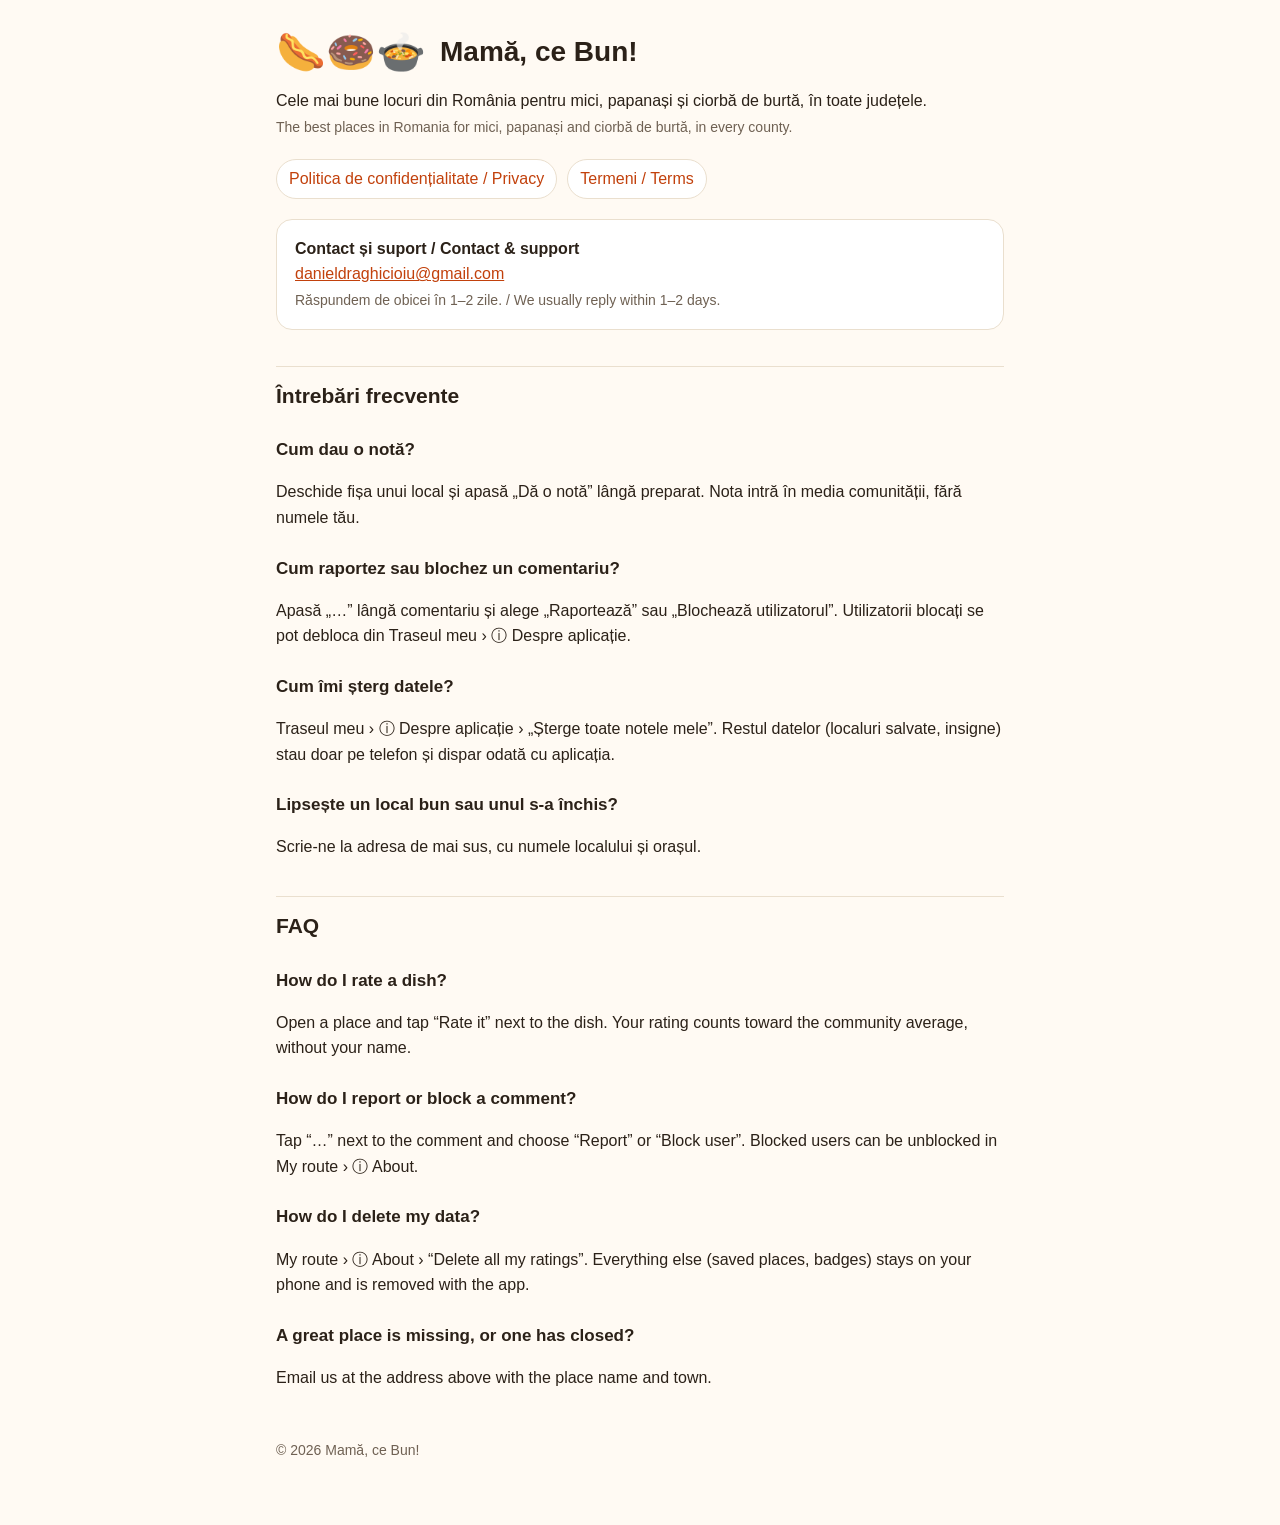
<file: index.html>
<!doctype html>
<html lang="ro">
<head>
<meta charset="utf-8">
<meta name="viewport" content="width=device-width, initial-scale=1">
<title>Mamă, ce Bun! · Suport</title>
<meta name="description" content="Cele mai bune locuri din România pentru mici, papanași și ciorbă de burtă.">
<link rel="stylesheet" href="style.css">
</head>
<body>
<main>
<header><span class="logo">🌭🍩🍲</span><h1>Mamă, ce Bun!</h1></header>
<p>Cele mai bune locuri din România pentru mici, papanași și ciorbă de burtă, în toate județele.<br>
<span class="muted">The best places in Romania for mici, papanași and ciorbă de burtă, in every county.</span></p>
<nav class="links"><a href="privacy.html">Politica de confidențialitate / Privacy</a><a href="terms.html">Termeni / Terms</a></nav>

<div class="card">
<strong>Contact și suport / Contact &amp; support</strong><br>
<a href="mailto:danieldraghicioiu@gmail.com">danieldraghicioiu@gmail.com</a><br>
<span class="muted">Răspundem de obicei în 1–2 zile. / We usually reply within 1–2 days.</span>
</div>

<section lang="ro">
<h2>Întrebări frecvente</h2>
<h3>Cum dau o notă?</h3>
<p>Deschide fișa unui local și apasă „Dă o notă” lângă preparat. Nota intră în media comunității, fără numele tău.</p>
<h3>Cum raportez sau blochez un comentariu?</h3>
<p>Apasă „…” lângă comentariu și alege „Raportează” sau „Blochează utilizatorul”. Utilizatorii blocați se pot debloca din Traseul meu › ⓘ Despre aplicație.</p>
<h3>Cum îmi șterg datele?</h3>
<p>Traseul meu › ⓘ Despre aplicație › „Șterge toate notele mele”. Restul datelor (localuri salvate, insigne) stau doar pe telefon și dispar odată cu aplicația.</p>
<h3>Lipsește un local bun sau unul s-a închis?</h3>
<p>Scrie-ne la adresa de mai sus, cu numele localului și orașul.</p>
</section>

<section lang="en">
<h2>FAQ</h2>
<h3>How do I rate a dish?</h3>
<p>Open a place and tap “Rate it” next to the dish. Your rating counts toward the community average, without your name.</p>
<h3>How do I report or block a comment?</h3>
<p>Tap “…” next to the comment and choose “Report” or “Block user”. Blocked users can be unblocked in My route › ⓘ About.</p>
<h3>How do I delete my data?</h3>
<p>My route › ⓘ About › “Delete all my ratings”. Everything else (saved places, badges) stays on your phone and is removed with the app.</p>
<h3>A great place is missing, or one has closed?</h3>
<p>Email us at the address above with the place name and town.</p>
</section>

<footer>© 2026 Mamă, ce Bun!</footer>
</main>
</body>
</html>
</file>
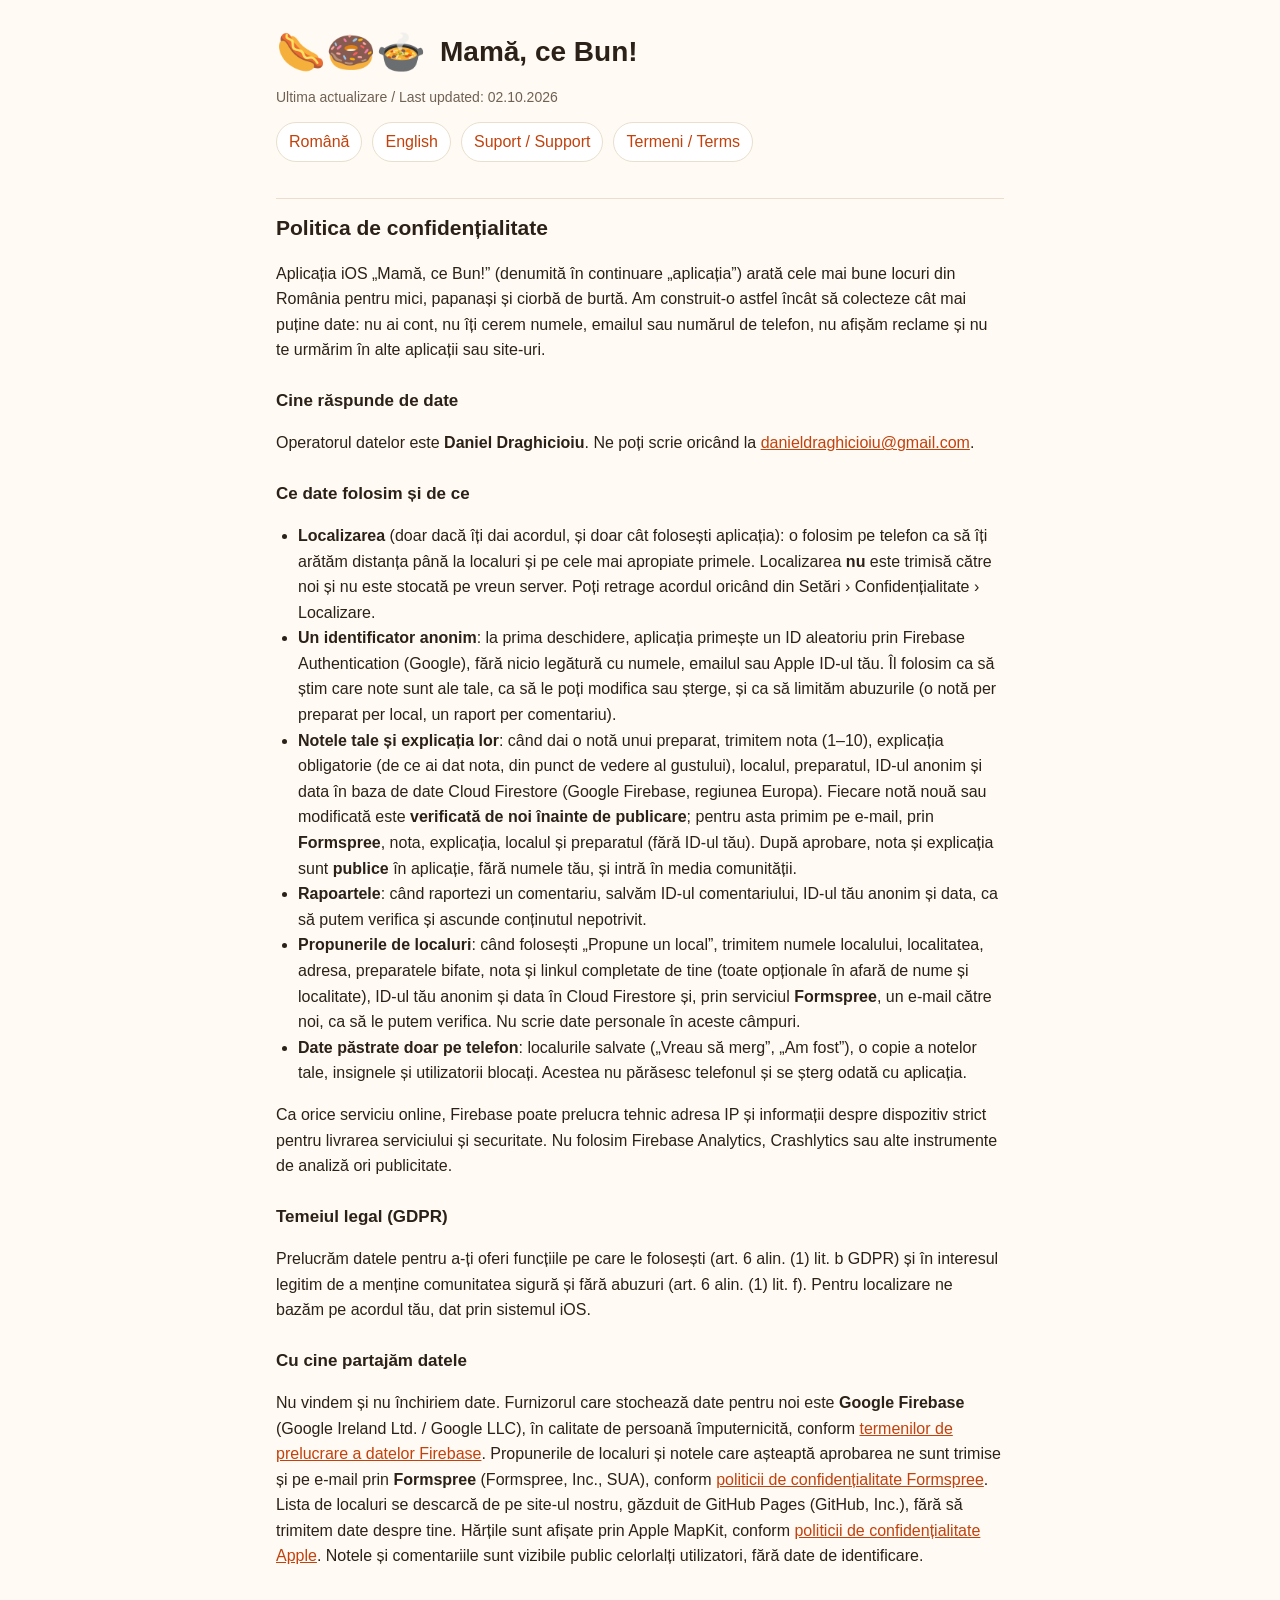
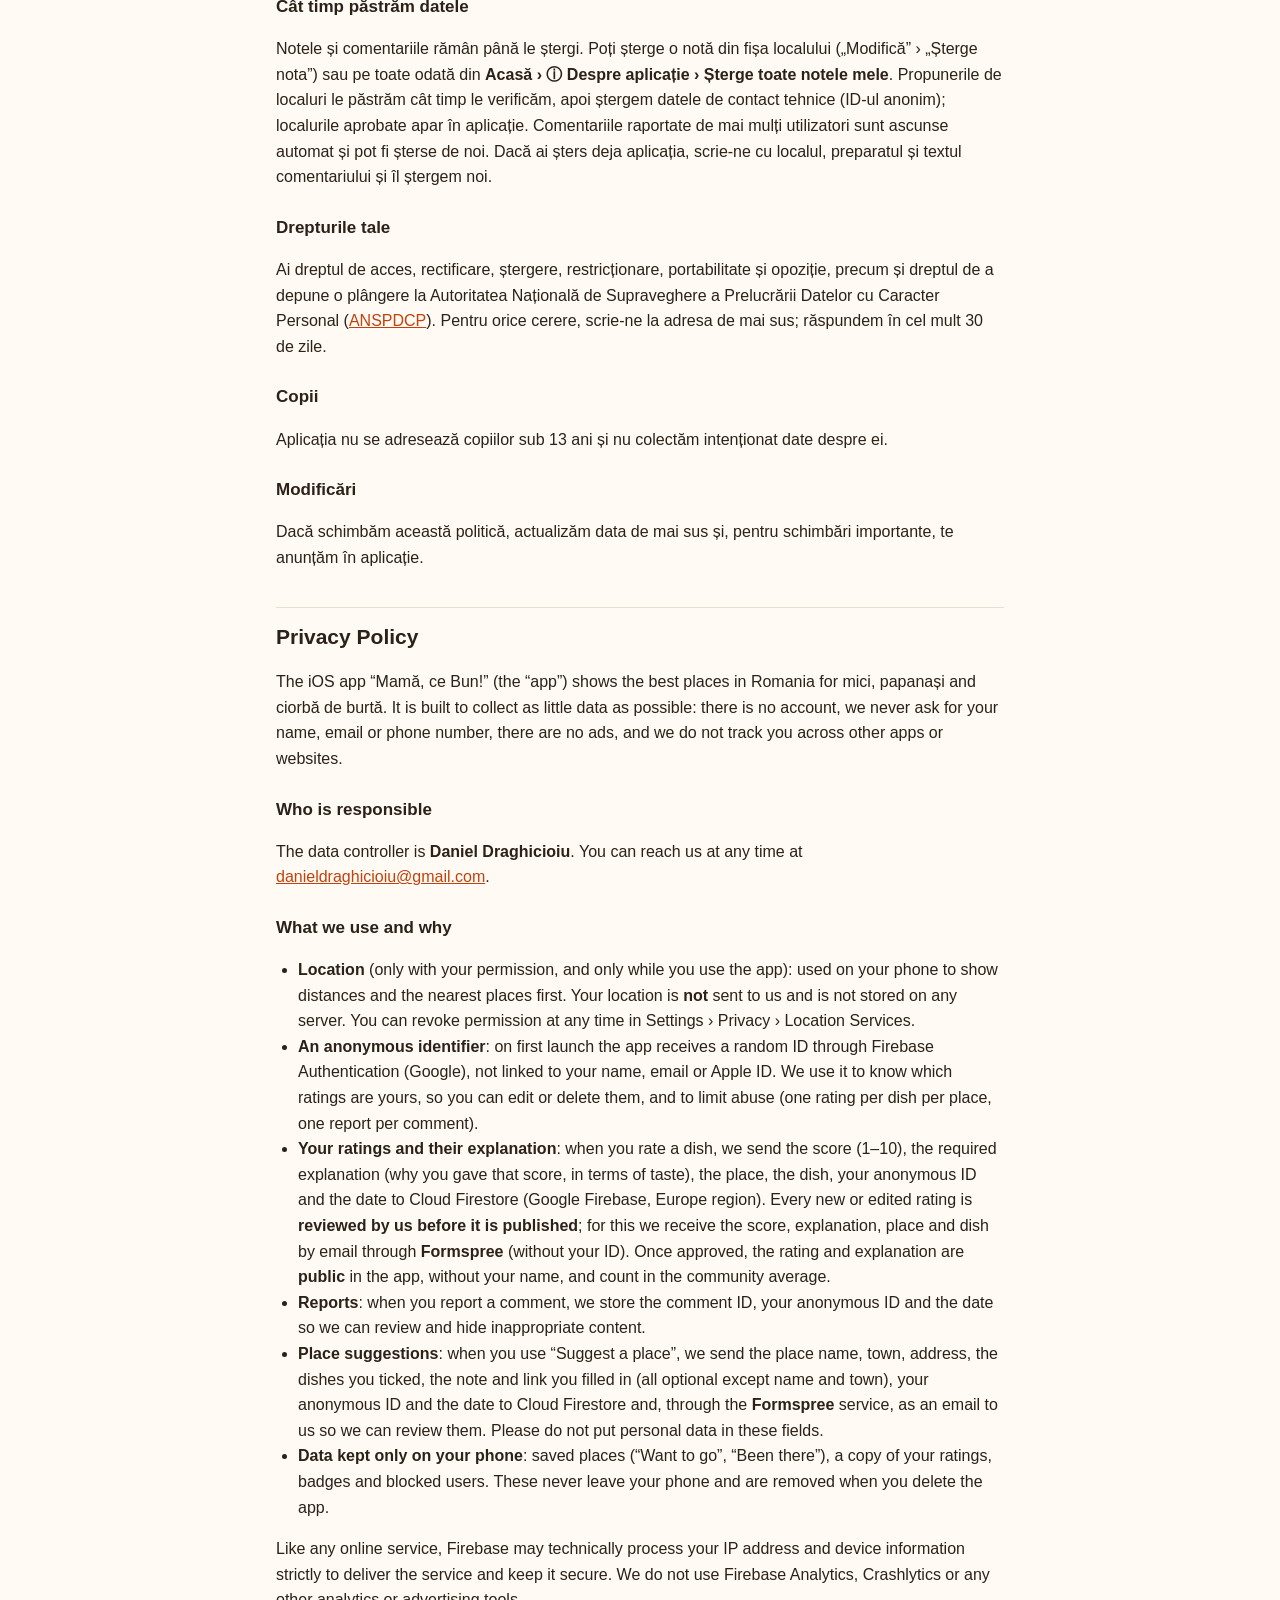
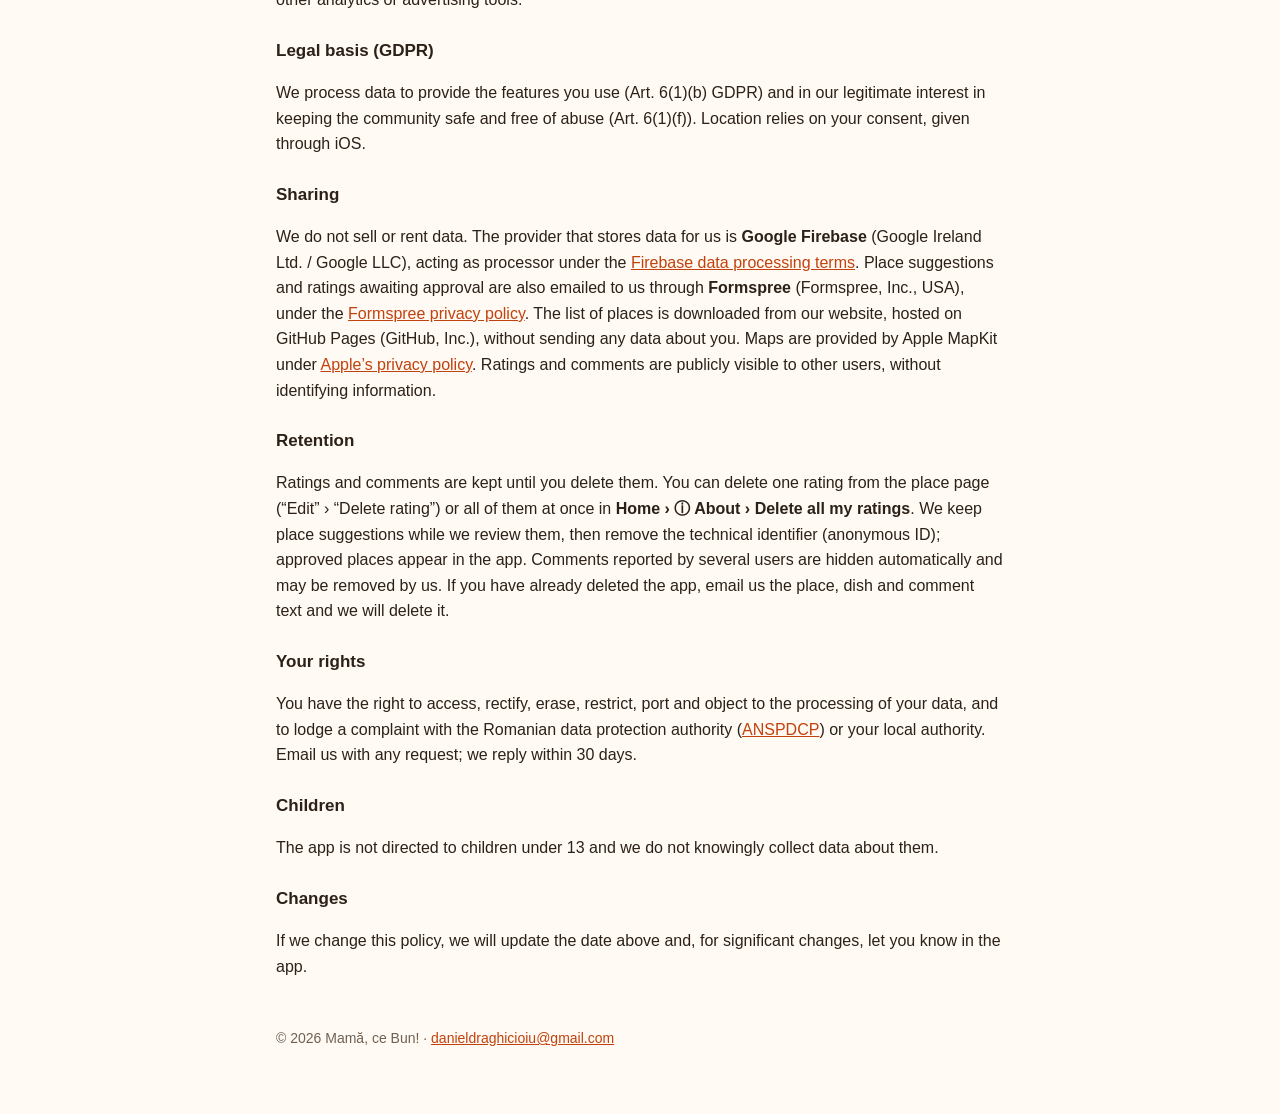
<file: privacy.html>
<!doctype html>
<html lang="ro">
<head>
<meta charset="utf-8">
<meta name="viewport" content="width=device-width, initial-scale=1">
<title>Politica de confidențialitate · Mamă, ce Bun!</title>
<link rel="stylesheet" href="style.css">
</head>
<body>
<main>
<header><span class="logo">🌭🍩🍲</span><h1>Mamă, ce Bun!</h1></header>
<p class="muted">Ultima actualizare / Last updated: 02.10.2026</p>
<nav class="lang"><a href="#ro">Română</a><a href="#en">English</a><a href="index.html">Suport / Support</a><a href="terms.html">Termeni / Terms</a></nav>

<section id="ro" lang="ro">
<h2>Politica de confidențialitate</h2>
<p>Aplicația iOS „Mamă, ce Bun!” (denumită în continuare „aplicația”) arată cele mai bune locuri din România pentru mici, papanași și ciorbă de burtă. Am construit-o astfel încât să colecteze cât mai puține date: nu ai cont, nu îți cerem numele, emailul sau numărul de telefon, nu afișăm reclame și nu te urmărim în alte aplicații sau site-uri.</p>

<h3>Cine răspunde de date</h3>
<p>Operatorul datelor este <strong>Daniel Draghicioiu</strong>. Ne poți scrie oricând la <a href="mailto:danieldraghicioiu@gmail.com">danieldraghicioiu@gmail.com</a>.</p>

<h3>Ce date folosim și de ce</h3>
<ul>
<li><strong>Localizarea</strong> (doar dacă îți dai acordul, și doar cât folosești aplicația): o folosim pe telefon ca să îți arătăm distanța până la localuri și pe cele mai apropiate primele. Localizarea <strong>nu</strong> este trimisă către noi și nu este stocată pe vreun server. Poți retrage acordul oricând din Setări › Confidențialitate › Localizare.</li>
<li><strong>Un identificator anonim</strong>: la prima deschidere, aplicația primește un ID aleatoriu prin Firebase Authentication (Google), fără nicio legătură cu numele, emailul sau Apple ID-ul tău. Îl folosim ca să știm care note sunt ale tale, ca să le poți modifica sau șterge, și ca să limităm abuzurile (o notă per preparat per local, un raport per comentariu).</li>
<li><strong>Notele tale și explicația lor</strong>: când dai o notă unui preparat, trimitem nota (1–10), explicația obligatorie (de ce ai dat nota, din punct de vedere al gustului), localul, preparatul, ID-ul anonim și data în baza de date Cloud Firestore (Google Firebase, regiunea Europa). Fiecare notă nouă sau modificată este <strong>verificată de noi înainte de publicare</strong>; pentru asta primim pe e-mail, prin <strong>Formspree</strong>, nota, explicația, localul și preparatul (fără ID-ul tău). După aprobare, nota și explicația sunt <strong>publice</strong> în aplicație, fără numele tău, și intră în media comunității.</li>
<li><strong>Rapoartele</strong>: când raportezi un comentariu, salvăm ID-ul comentariului, ID-ul tău anonim și data, ca să putem verifica și ascunde conținutul nepotrivit.</li>
<li><strong>Propunerile de localuri</strong>: când folosești „Propune un local”, trimitem numele localului, localitatea, adresa, preparatele bifate, nota și linkul completate de tine (toate opționale în afară de nume și localitate), ID-ul tău anonim și data în Cloud Firestore și, prin serviciul <strong>Formspree</strong>, un e-mail către noi, ca să le putem verifica. Nu scrie date personale în aceste câmpuri.</li>
<li><strong>Date păstrate doar pe telefon</strong>: localurile salvate („Vreau să merg”, „Am fost”), o copie a notelor tale, insignele și utilizatorii blocați. Acestea nu părăsesc telefonul și se șterg odată cu aplicația.</li>
</ul>
<p>Ca orice serviciu online, Firebase poate prelucra tehnic adresa IP și informații despre dispozitiv strict pentru livrarea serviciului și securitate. Nu folosim Firebase Analytics, Crashlytics sau alte instrumente de analiză ori publicitate.</p>

<h3>Temeiul legal (GDPR)</h3>
<p>Prelucrăm datele pentru a-ți oferi funcțiile pe care le folosești (art. 6 alin. (1) lit. b GDPR) și în interesul legitim de a menține comunitatea sigură și fără abuzuri (art. 6 alin. (1) lit. f). Pentru localizare ne bazăm pe acordul tău, dat prin sistemul iOS.</p>

<h3>Cu cine partajăm datele</h3>
<p>Nu vindem și nu închiriem date. Furnizorul care stochează date pentru noi este <strong>Google Firebase</strong> (Google Ireland Ltd. / Google LLC), în calitate de persoană împuternicită, conform <a href="https://firebase.google.com/terms/data-processing-terms">termenilor de prelucrare a datelor Firebase</a>. Propunerile de localuri și notele care așteaptă aprobarea ne sunt trimise și pe e-mail prin <strong>Formspree</strong> (Formspree, Inc., SUA), conform <a href="https://formspree.io/legal/privacy-policy/">politicii de confidențialitate Formspree</a>. Lista de localuri se descarcă de pe site-ul nostru, găzduit de GitHub Pages (GitHub, Inc.), fără să trimitem date despre tine. Hărțile sunt afișate prin Apple MapKit, conform <a href="https://www.apple.com/legal/privacy/">politicii de confidențialitate Apple</a>. Notele și comentariile sunt vizibile public celorlalți utilizatori, fără date de identificare.</p>

<h3>Cât timp păstrăm datele</h3>
<p>Notele și comentariile rămân până le ștergi. Poți șterge o notă din fișa localului („Modifică” › „Șterge nota”) sau pe toate odată din <strong>Acasă › ⓘ Despre aplicație › Șterge toate notele mele</strong>. Propunerile de localuri le păstrăm cât timp le verificăm, apoi ștergem datele de contact tehnice (ID-ul anonim); localurile aprobate apar în aplicație. Comentariile raportate de mai mulți utilizatori sunt ascunse automat și pot fi șterse de noi. Dacă ai șters deja aplicația, scrie-ne cu localul, preparatul și textul comentariului și îl ștergem noi.</p>

<h3>Drepturile tale</h3>
<p>Ai dreptul de acces, rectificare, ștergere, restricționare, portabilitate și opoziție, precum și dreptul de a depune o plângere la Autoritatea Națională de Supraveghere a Prelucrării Datelor cu Caracter Personal (<a href="https://www.dataprotection.ro">ANSPDCP</a>). Pentru orice cerere, scrie-ne la adresa de mai sus; răspundem în cel mult 30 de zile.</p>

<h3>Copii</h3>
<p>Aplicația nu se adresează copiilor sub 13 ani și nu colectăm intenționat date despre ei.</p>

<h3>Modificări</h3>
<p>Dacă schimbăm această politică, actualizăm data de mai sus și, pentru schimbări importante, te anunțăm în aplicație.</p>
</section>

<section id="en" lang="en">
<h2>Privacy Policy</h2>
<p>The iOS app “Mamă, ce Bun!” (the “app”) shows the best places in Romania for mici, papanași and ciorbă de burtă. It is built to collect as little data as possible: there is no account, we never ask for your name, email or phone number, there are no ads, and we do not track you across other apps or websites.</p>

<h3>Who is responsible</h3>
<p>The data controller is <strong>Daniel Draghicioiu</strong>. You can reach us at any time at <a href="mailto:danieldraghicioiu@gmail.com">danieldraghicioiu@gmail.com</a>.</p>

<h3>What we use and why</h3>
<ul>
<li><strong>Location</strong> (only with your permission, and only while you use the app): used on your phone to show distances and the nearest places first. Your location is <strong>not</strong> sent to us and is not stored on any server. You can revoke permission at any time in Settings › Privacy › Location Services.</li>
<li><strong>An anonymous identifier</strong>: on first launch the app receives a random ID through Firebase Authentication (Google), not linked to your name, email or Apple ID. We use it to know which ratings are yours, so you can edit or delete them, and to limit abuse (one rating per dish per place, one report per comment).</li>
<li><strong>Your ratings and their explanation</strong>: when you rate a dish, we send the score (1–10), the required explanation (why you gave that score, in terms of taste), the place, the dish, your anonymous ID and the date to Cloud Firestore (Google Firebase, Europe region). Every new or edited rating is <strong>reviewed by us before it is published</strong>; for this we receive the score, explanation, place and dish by email through <strong>Formspree</strong> (without your ID). Once approved, the rating and explanation are <strong>public</strong> in the app, without your name, and count in the community average.</li>
<li><strong>Reports</strong>: when you report a comment, we store the comment ID, your anonymous ID and the date so we can review and hide inappropriate content.</li>
<li><strong>Place suggestions</strong>: when you use “Suggest a place”, we send the place name, town, address, the dishes you ticked, the note and link you filled in (all optional except name and town), your anonymous ID and the date to Cloud Firestore and, through the <strong>Formspree</strong> service, as an email to us so we can review them. Please do not put personal data in these fields.</li>
<li><strong>Data kept only on your phone</strong>: saved places (“Want to go”, “Been there”), a copy of your ratings, badges and blocked users. These never leave your phone and are removed when you delete the app.</li>
</ul>
<p>Like any online service, Firebase may technically process your IP address and device information strictly to deliver the service and keep it secure. We do not use Firebase Analytics, Crashlytics or any other analytics or advertising tools.</p>

<h3>Legal basis (GDPR)</h3>
<p>We process data to provide the features you use (Art. 6(1)(b) GDPR) and in our legitimate interest in keeping the community safe and free of abuse (Art. 6(1)(f)). Location relies on your consent, given through iOS.</p>

<h3>Sharing</h3>
<p>We do not sell or rent data. The provider that stores data for us is <strong>Google Firebase</strong> (Google Ireland Ltd. / Google LLC), acting as processor under the <a href="https://firebase.google.com/terms/data-processing-terms">Firebase data processing terms</a>. Place suggestions and ratings awaiting approval are also emailed to us through <strong>Formspree</strong> (Formspree, Inc., USA), under the <a href="https://formspree.io/legal/privacy-policy/">Formspree privacy policy</a>. The list of places is downloaded from our website, hosted on GitHub Pages (GitHub, Inc.), without sending any data about you. Maps are provided by Apple MapKit under <a href="https://www.apple.com/legal/privacy/">Apple’s privacy policy</a>. Ratings and comments are publicly visible to other users, without identifying information.</p>

<h3>Retention</h3>
<p>Ratings and comments are kept until you delete them. You can delete one rating from the place page (“Edit” › “Delete rating”) or all of them at once in <strong>Home › ⓘ About › Delete all my ratings</strong>. We keep place suggestions while we review them, then remove the technical identifier (anonymous ID); approved places appear in the app. Comments reported by several users are hidden automatically and may be removed by us. If you have already deleted the app, email us the place, dish and comment text and we will delete it.</p>

<h3>Your rights</h3>
<p>You have the right to access, rectify, erase, restrict, port and object to the processing of your data, and to lodge a complaint with the Romanian data protection authority (<a href="https://www.dataprotection.ro">ANSPDCP</a>) or your local authority. Email us with any request; we reply within 30 days.</p>

<h3>Children</h3>
<p>The app is not directed to children under 13 and we do not knowingly collect data about them.</p>

<h3>Changes</h3>
<p>If we change this policy, we will update the date above and, for significant changes, let you know in the app.</p>
</section>

<footer>© 2026 Mamă, ce Bun! · <a href="mailto:danieldraghicioiu@gmail.com">danieldraghicioiu@gmail.com</a></footer>
</main>
</body>
</html>
</file>
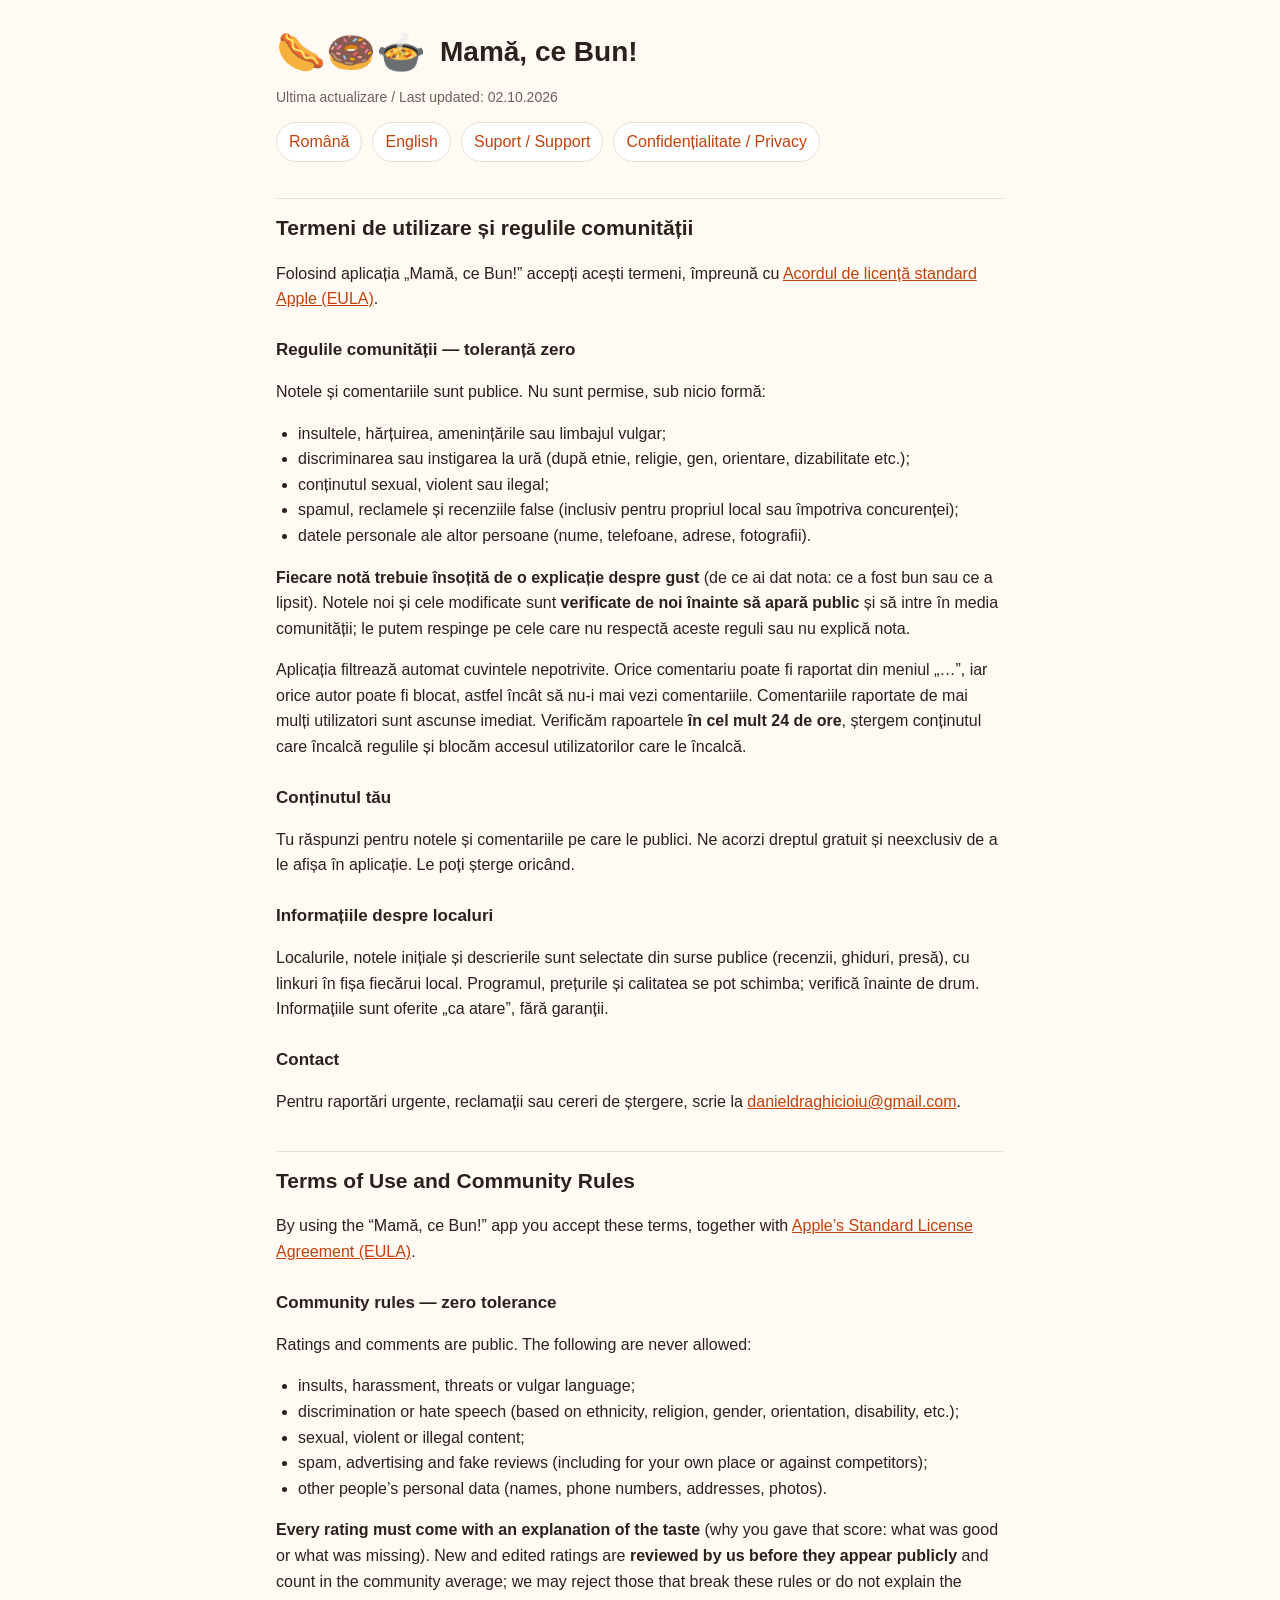
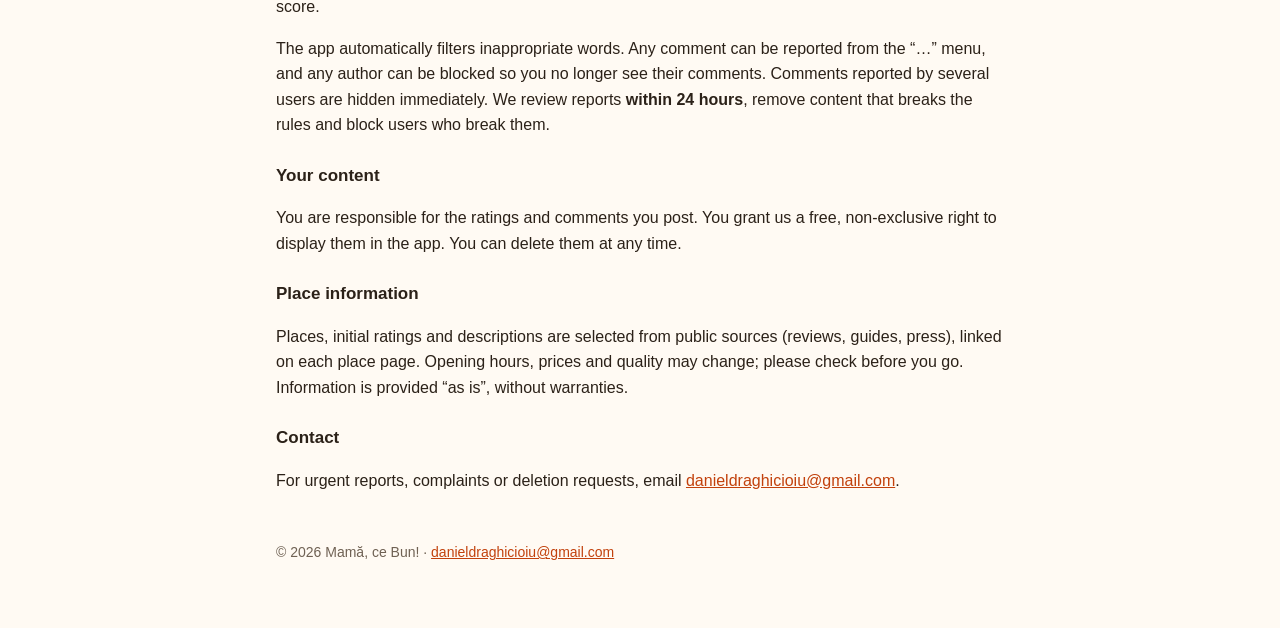
<file: terms.html>
<!doctype html>
<html lang="ro">
<head>
<meta charset="utf-8">
<meta name="viewport" content="width=device-width, initial-scale=1">
<title>Termeni și regulile comunității · Mamă, ce Bun!</title>
<link rel="stylesheet" href="style.css">
</head>
<body>
<main>
<header><span class="logo">🌭🍩🍲</span><h1>Mamă, ce Bun!</h1></header>
<p class="muted">Ultima actualizare / Last updated: 02.10.2026</p>
<nav class="lang"><a href="#ro">Română</a><a href="#en">English</a><a href="index.html">Suport / Support</a><a href="privacy.html">Confidențialitate / Privacy</a></nav>

<section id="ro" lang="ro">
<h2>Termeni de utilizare și regulile comunității</h2>
<p>Folosind aplicația „Mamă, ce Bun!” accepți acești termeni, împreună cu <a href="https://www.apple.com/legal/internet-services/itunes/dev/stdeula/">Acordul de licență standard Apple (EULA)</a>.</p>

<h3>Regulile comunității — toleranță zero</h3>
<p>Notele și comentariile sunt publice. Nu sunt permise, sub nicio formă:</p>
<ul>
<li>insultele, hărțuirea, amenințările sau limbajul vulgar;</li>
<li>discriminarea sau instigarea la ură (după etnie, religie, gen, orientare, dizabilitate etc.);</li>
<li>conținutul sexual, violent sau ilegal;</li>
<li>spamul, reclamele și recenziile false (inclusiv pentru propriul local sau împotriva concurenței);</li>
<li>datele personale ale altor persoane (nume, telefoane, adrese, fotografii).</li>
</ul>
<p><strong>Fiecare notă trebuie însoțită de o explicație despre gust</strong> (de ce ai dat nota: ce a fost bun sau ce a lipsit). Notele noi și cele modificate sunt <strong>verificate de noi înainte să apară public</strong> și să intre în media comunității; le putem respinge pe cele care nu respectă aceste reguli sau nu explică nota.</p>
<p>Aplicația filtrează automat cuvintele nepotrivite. Orice comentariu poate fi raportat din meniul „…”, iar orice autor poate fi blocat, astfel încât să nu-i mai vezi comentariile. Comentariile raportate de mai mulți utilizatori sunt ascunse imediat. Verificăm rapoartele <strong>în cel mult 24 de ore</strong>, ștergem conținutul care încalcă regulile și blocăm accesul utilizatorilor care le încalcă.</p>

<h3>Conținutul tău</h3>
<p>Tu răspunzi pentru notele și comentariile pe care le publici. Ne acorzi dreptul gratuit și neexclusiv de a le afișa în aplicație. Le poți șterge oricând.</p>

<h3>Informațiile despre localuri</h3>
<p>Localurile, notele inițiale și descrierile sunt selectate din surse publice (recenzii, ghiduri, presă), cu linkuri în fișa fiecărui local. Programul, prețurile și calitatea se pot schimba; verifică înainte de drum. Informațiile sunt oferite „ca atare”, fără garanții.</p>

<h3>Contact</h3>
<p>Pentru raportări urgente, reclamații sau cereri de ștergere, scrie la <a href="mailto:danieldraghicioiu@gmail.com">danieldraghicioiu@gmail.com</a>.</p>
</section>

<section id="en" lang="en">
<h2>Terms of Use and Community Rules</h2>
<p>By using the “Mamă, ce Bun!” app you accept these terms, together with <a href="https://www.apple.com/legal/internet-services/itunes/dev/stdeula/">Apple’s Standard License Agreement (EULA)</a>.</p>

<h3>Community rules — zero tolerance</h3>
<p>Ratings and comments are public. The following are never allowed:</p>
<ul>
<li>insults, harassment, threats or vulgar language;</li>
<li>discrimination or hate speech (based on ethnicity, religion, gender, orientation, disability, etc.);</li>
<li>sexual, violent or illegal content;</li>
<li>spam, advertising and fake reviews (including for your own place or against competitors);</li>
<li>other people’s personal data (names, phone numbers, addresses, photos).</li>
</ul>
<p><strong>Every rating must come with an explanation of the taste</strong> (why you gave that score: what was good or what was missing). New and edited ratings are <strong>reviewed by us before they appear publicly</strong> and count in the community average; we may reject those that break these rules or do not explain the score.</p>
<p>The app automatically filters inappropriate words. Any comment can be reported from the “…” menu, and any author can be blocked so you no longer see their comments. Comments reported by several users are hidden immediately. We review reports <strong>within 24 hours</strong>, remove content that breaks the rules and block users who break them.</p>

<h3>Your content</h3>
<p>You are responsible for the ratings and comments you post. You grant us a free, non-exclusive right to display them in the app. You can delete them at any time.</p>

<h3>Place information</h3>
<p>Places, initial ratings and descriptions are selected from public sources (reviews, guides, press), linked on each place page. Opening hours, prices and quality may change; please check before you go. Information is provided “as is”, without warranties.</p>

<h3>Contact</h3>
<p>For urgent reports, complaints or deletion requests, email <a href="mailto:danieldraghicioiu@gmail.com">danieldraghicioiu@gmail.com</a>.</p>
</section>

<footer>© 2026 Mamă, ce Bun! · <a href="mailto:danieldraghicioiu@gmail.com">danieldraghicioiu@gmail.com</a></footer>
</main>
</body>
</html>
</file>
<file: style.css>
:root{--bg:#fffaf3;--fg:#2b2118;--muted:#6f6153;--accent:#c2410c;--card:#ffffff;--line:#eadfce}
@media (prefers-color-scheme:dark){:root{--bg:#1b1612;--fg:#f3ebe1;--muted:#b8aa99;--accent:#fb923c;--card:#241d18;--line:#3a3029}}
*{box-sizing:border-box}
body{margin:0;background:var(--bg);color:var(--fg);font:16px/1.6 -apple-system,BlinkMacSystemFont,"Segoe UI",Roboto,Helvetica,Arial,sans-serif}
main{max-width:760px;margin:0 auto;padding:32px 16px 64px}
header{display:flex;align-items:center;gap:14px;margin-bottom:8px}
header .logo{font-size:40px;line-height:1}
h1{font-size:28px;line-height:1.2;margin:0}
h2{font-size:21px;margin:36px 0 8px;padding-top:12px;border-top:1px solid var(--line)}
h3{font-size:17px;margin:24px 0 4px}
p,li{color:var(--fg)}
.muted{color:var(--muted);font-size:14px}
a{color:var(--accent)}
nav.lang{margin:12px 0 24px;display:flex;gap:10px;flex-wrap:wrap}
nav.lang a,nav.links a{display:inline-block;padding:6px 12px;border:1px solid var(--line);border-radius:999px;text-decoration:none;background:var(--card)}
nav.links{display:flex;gap:10px;flex-wrap:wrap;margin:20px 0}
.card{background:var(--card);border:1px solid var(--line);border-radius:16px;padding:16px 18px;margin:16px 0}
ul{padding-left:22px}
footer{margin-top:48px;color:var(--muted);font-size:14px}
</file>
